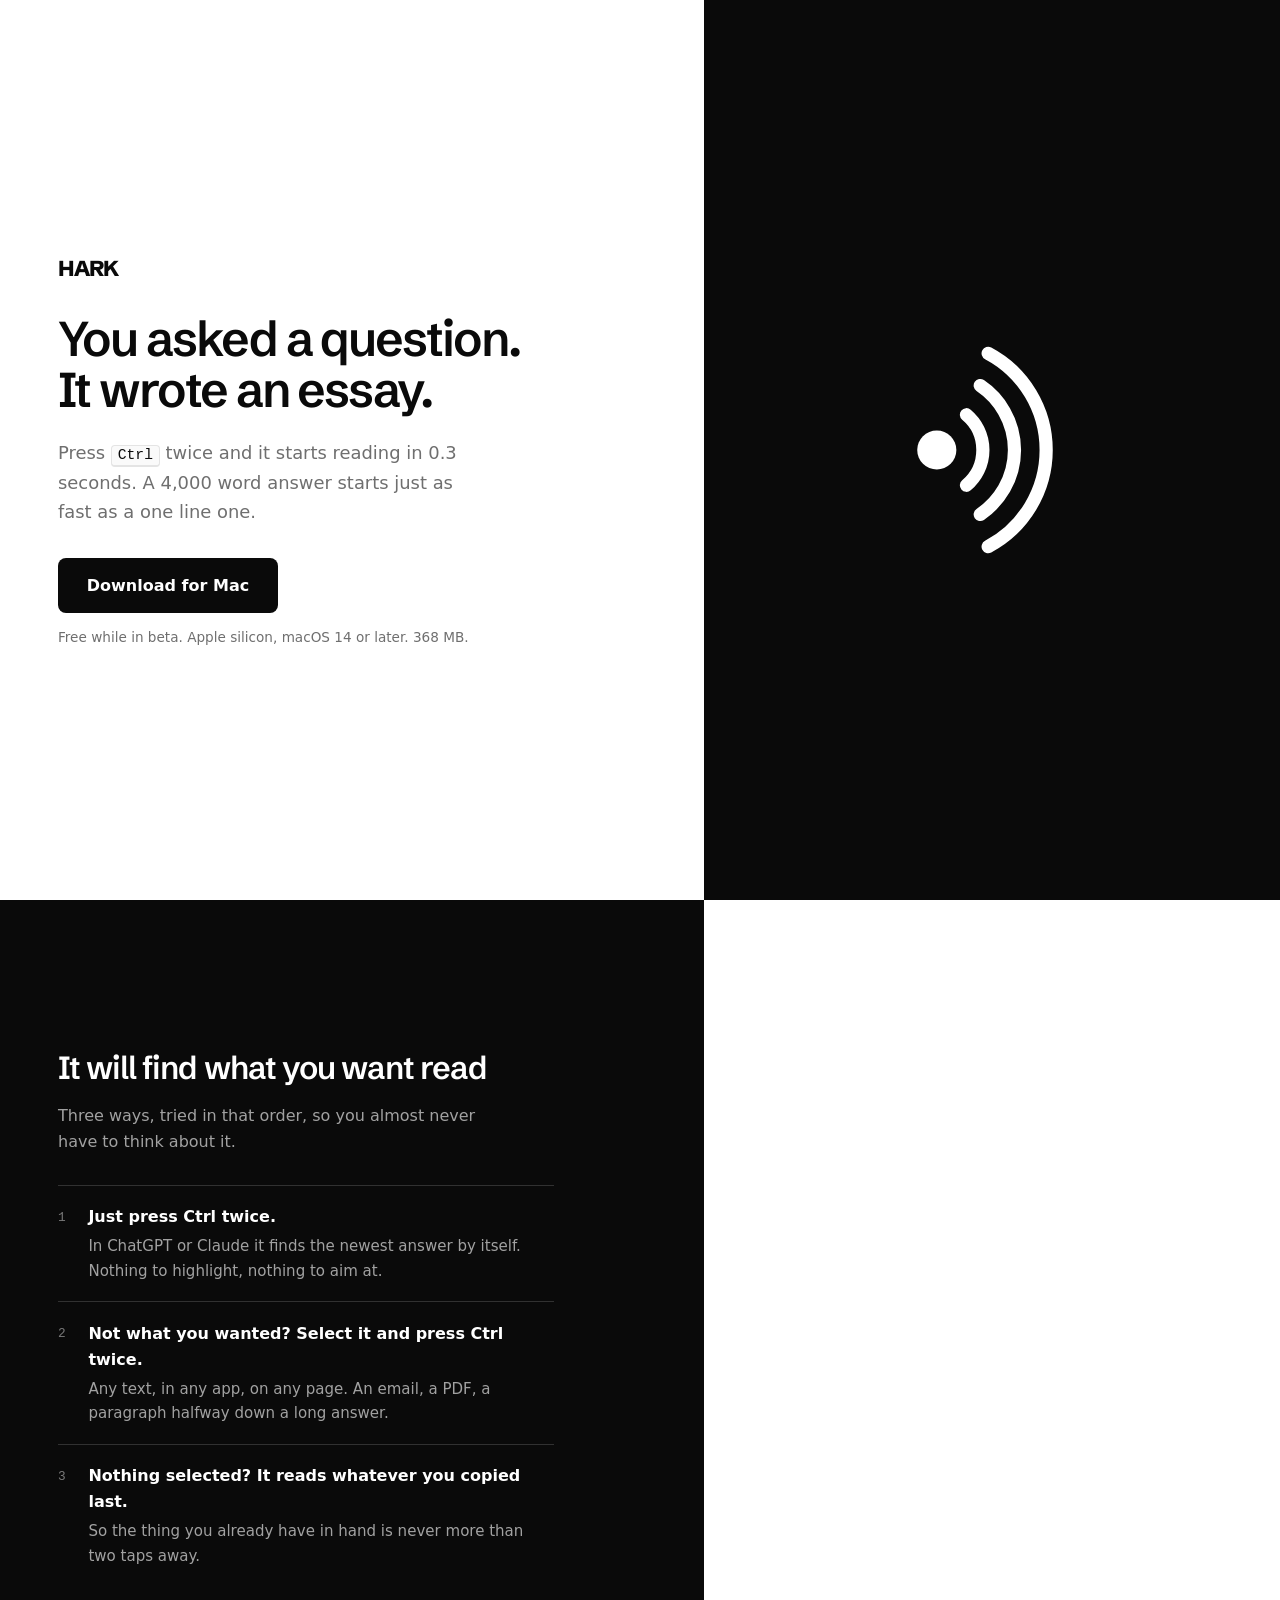
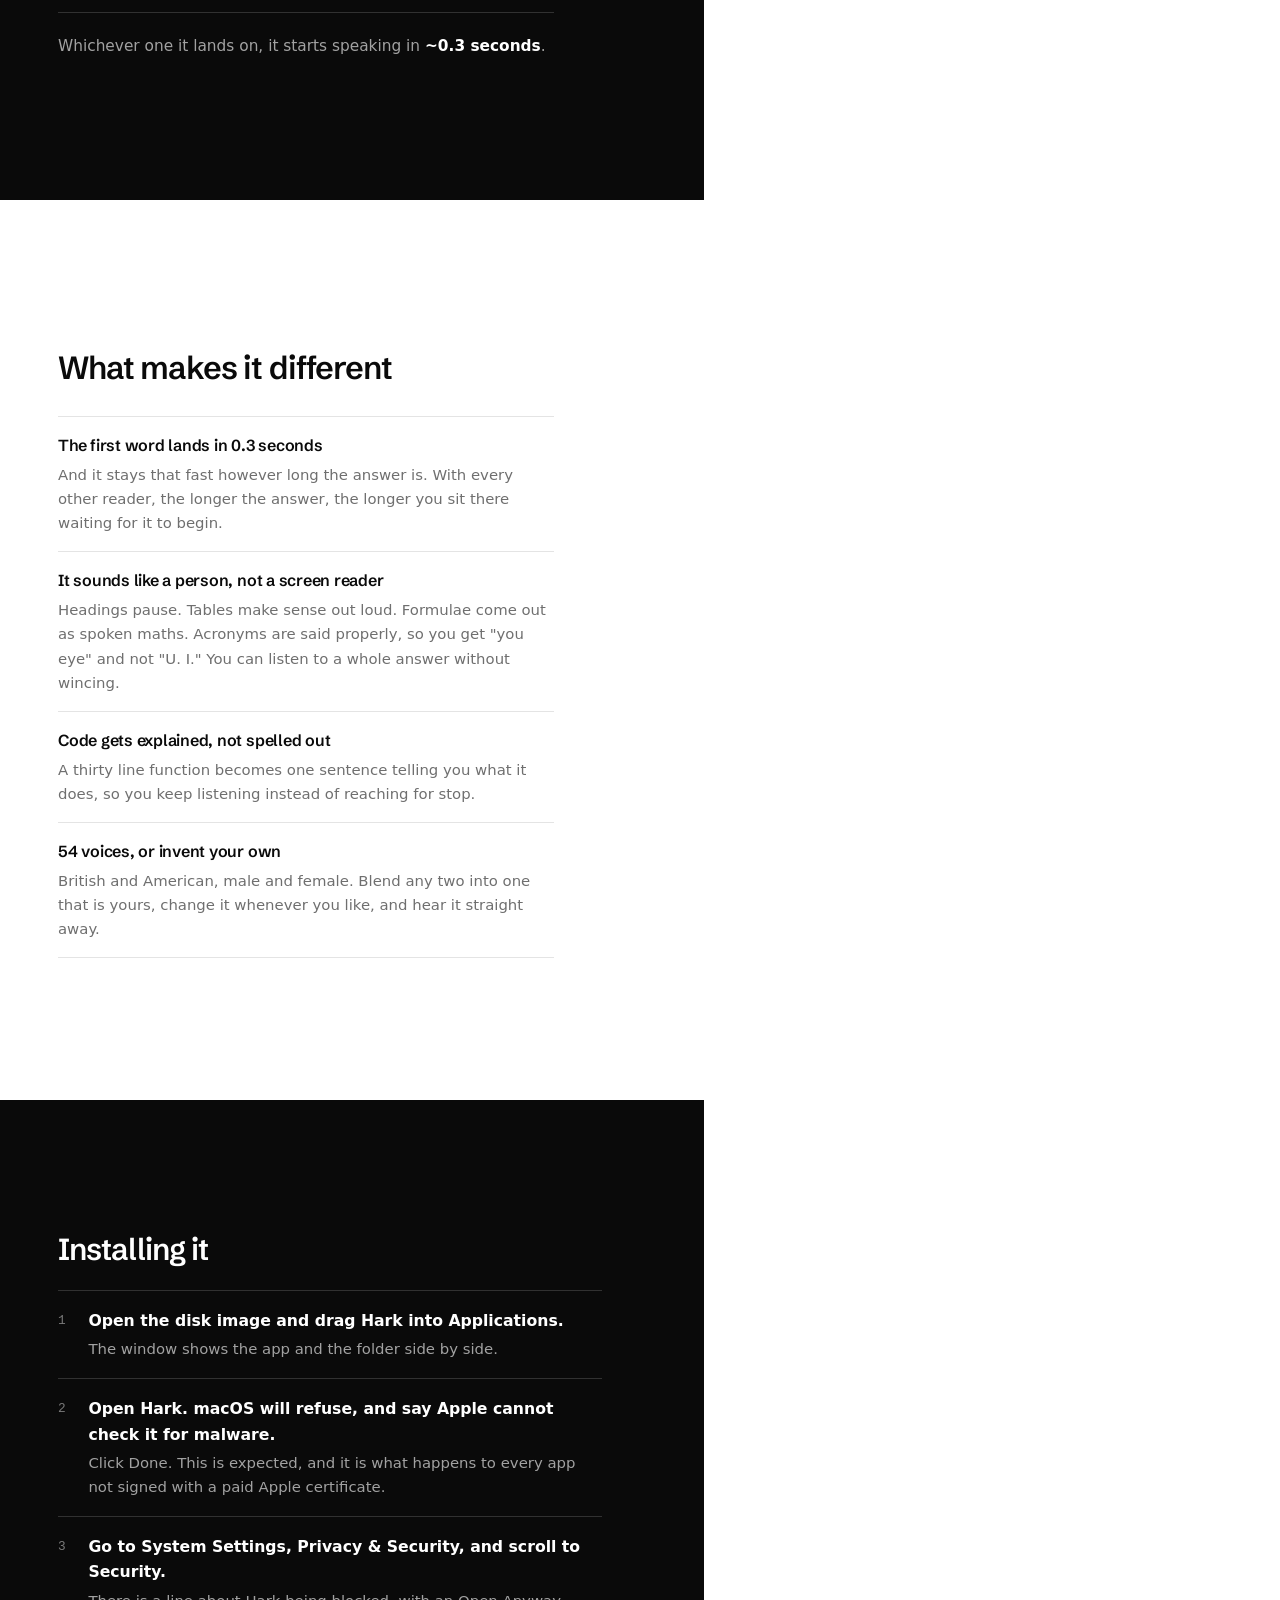
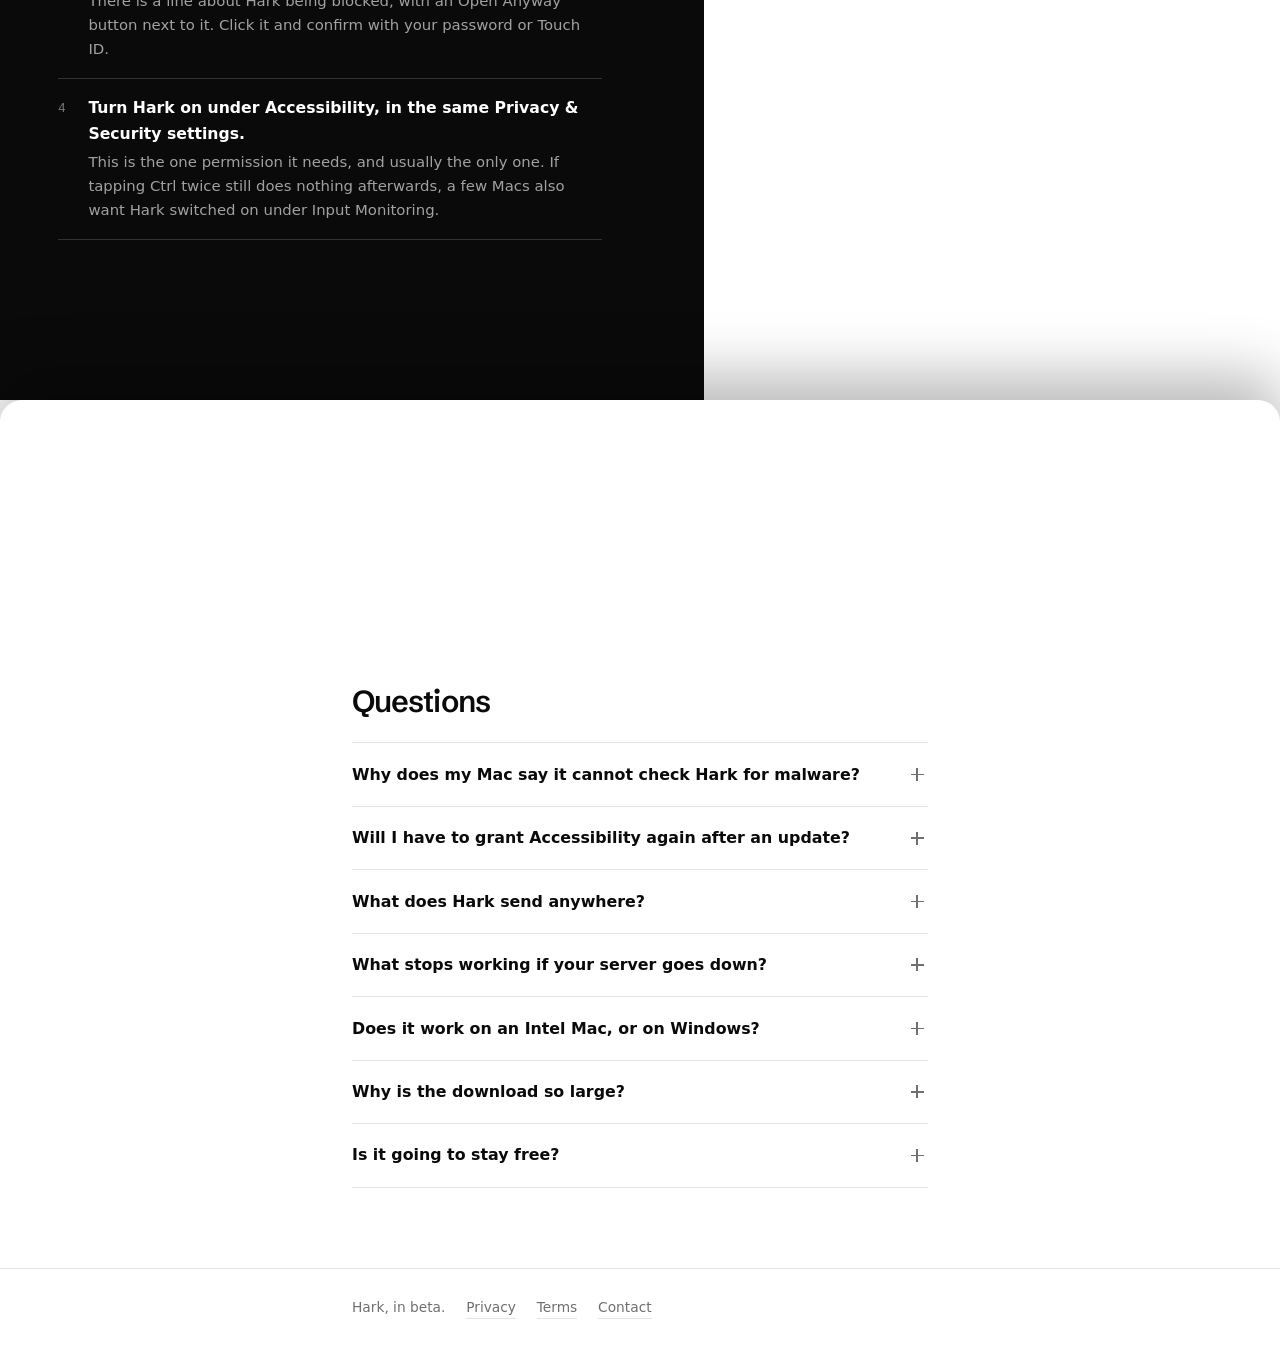
<file: index.html>
<!DOCTYPE html>
<html lang="en">
<head>
<meta charset="utf-8">
<meta name="viewport" content="width=device-width, initial-scale=1">
<title>Hark</title>
<meta name="description" content="Hark reads the newest ChatGPT or Claude answer out loud on your Mac, starting in 0.3 seconds however long the answer is.">
<meta name="robots" content="noindex, nofollow">
<link rel="icon" href="icon-512.png">
<link rel="preconnect" href="https://fonts.googleapis.com">
<link rel="preconnect" href="https://fonts.gstatic.com" crossorigin>
<link href="https://fonts.googleapis.com/css2?family=Schibsted+Grotesk:wght@400;500;600;700;800&display=swap" rel="stylesheet">
<link rel="stylesheet" href="site.css?v=17c39bc2">
</head>
<body>

<!-- ============ the stage ============
     The mark is pinned for this whole run and only the left column moves.
     Each bay keeps its own colouring as it passes, so the page changes
     character without the one fixed thing on it ever moving.
     Below the breakpoint there is no second column to pin against, so it
     all becomes one ordinary stack.
-->
<div class="stage">
  <div class="stage__flow">

    <section class="bay bay--hero">
      <div class="bay__inner">
        <p class="wordmark">HARK</p>

        <h1 class="hook">You asked a question.<br>It wrote an essay.</h1>

        <p class="pitch">
          Press <kbd>Ctrl</kbd> twice and it starts reading in 0.3 seconds.
          A 4,000 word answer starts just as fast as a one line one.
        </p>

        <a class="download" href="#get" id="downloadLink">Download for Mac</a>
        <p class="download__meta">
          Free while in beta. Apple silicon, macOS 14 or later. 368&nbsp;MB.
        </p>
      </div>
    </section>

    <section class="bay bay--dark">
      <div class="bay__inner">
        <h2 class="bay__title">It will find what you want read</h2>
        <p class="bay__lede">Three ways, tried in that order, so you almost never have to think about it.</p>

        <ol class="ways">
          <li>
            <b>Just press Ctrl twice.</b>
            <p>In ChatGPT or Claude it finds the newest answer by itself. Nothing to highlight, nothing to aim at.</p>
          </li>
          <li>
            <b>Not what you wanted? Select it and press Ctrl twice.</b>
            <p>Any text, in any app, on any page. An email, a PDF, a paragraph halfway down a long answer.</p>
          </li>
          <li>
            <b>Nothing selected? It reads whatever you copied last.</b>
            <p>So the thing you already have in hand is never more than two taps away.</p>
          </li>
        </ol>

        <p class="ways__foot">Whichever one it lands on, it starts speaking in <strong>~0.3 seconds</strong>.</p>
      </div>
    </section>

    <section class="bay">
      <div class="bay__inner">
        <h2 class="bay__title">What makes it different</h2>
        <dl class="claims">
          <div class="claim">
            <dt>The first word lands in 0.3 seconds</dt>
            <dd>And it stays that fast however long the answer is. With every other reader, the longer the answer, the longer you sit there waiting for it to begin.</dd>
          </div>
          <div class="claim">
            <dt>It sounds like a person, not a screen reader</dt>
            <dd>Headings pause. Tables make sense out loud. Formulae come out as spoken maths. Acronyms are said properly, so you get "you eye" and not "U. I." You can listen to a whole answer without wincing.</dd>
          </div>
          <div class="claim">
            <dt>Code gets explained, not spelled out</dt>
            <dd>A thirty line function becomes one sentence telling you what it does, so you keep listening instead of reaching for stop.</dd>
          </div>
          <div class="claim">
            <dt>54 voices, or invent your own</dt>
            <dd>British and American, male and female. Blend any two into one that is yours, change it whenever you like, and hear it straight away.</dd>
          </div>
        </dl>
      </div>
    </section>

    <section class="bay bay--dark bay--install" id="get">
      <div class="bay__inner bay__inner--wide">
      <h2 class="heading">Installing it</h2>

      <ol class="steps">
        <li>
          <b>Open the disk image and drag Hark into Applications.</b>
          <p>The window shows the app and the folder side by side.</p>
        </li>
        <li>
          <b>Open Hark. macOS will refuse, and say Apple cannot check it for malware.</b>
          <p>Click Done. This is expected, and it is what happens to every app not signed with a paid Apple certificate.</p>
        </li>
        <li>
          <b>Go to System Settings, Privacy &amp; Security, and scroll to Security.</b>
          <p>There is a line about Hark being blocked, with an Open Anyway button next to it. Click it and confirm with your password or Touch ID.</p>
        </li>
        <li>
          <b>Turn Hark on under Accessibility, in the same Privacy &amp; Security settings.</b>
          <p>This is the one permission it needs, and usually the only one. If tapping Ctrl twice still does nothing afterwards, a few Macs also want Hark switched on under Input Monitoring.</p>
        </li>
      </ol>
      </div>
    </section>
  </div>

  <!-- Pinned for the whole stage. The rings leave the dot when you point
       at it, which is the shape of the thing the app does. -->
  <aside class="stage__pin" aria-hidden="true">
    <div class="mark">
      <svg viewBox="0 0 240 240" fill="none" stroke="#fff" stroke-width="11" stroke-linecap="round">
        <circle class="mark__dot" cx="74" cy="120" r="16.3" fill="#fff" stroke="none"/>
        <path class="mark__ring" style="--i:0" d="M 98.7 90.6 A 38.4 38.4 0 0 1 98.7 149.4"/>
        <path class="mark__ring" style="--i:1" d="M 110.2 66.3 A 64.8 64.8 0 0 1 110.2 173.7"/>
        <path class="mark__ring" style="--i:2" d="M 116.8 39.5 A 91.2 91.2 0 0 1 116.8 200.5"/>
        <path class="mark__ring mark__ring--ghost" style="--i:3" d="M 121.8 12.6 A 117.6 117.6 0 0 1 121.8 227.4"/>
        <path class="mark__ring mark__ring--ghost" style="--i:4" d="M 123.3 -15.3 A 144.0 144.0 0 0 1 123.3 255.3"/>
      </svg>
    </div>
  </aside>
</div>

<main class="after">
<!-- ============ the payoff ============ -->
<section class="grab">
  <div class="wrap">
    <a class="download download--big" href="#" id="downloadLink2">Download Hark for Mac</a>
    <p class="download__meta">Free while in beta. Apple silicon, macOS 14 or later. 368&nbsp;MB.</p>
  </div>
</section>


<!-- ============ faq ============ -->
<section class="faq">
  <div class="wrap">
    <h2 class="heading">Questions</h2>

    <details>
      <summary>Why does my Mac say it cannot check Hark for malware?</summary>
      <p>
        Because we have not paid Apple the 99 dollars a year for a developer
        certificate yet. That fee buys a signature, not a safety check, and
        the warning says only that the signature is missing. We would rather
        put the money into the product during beta and be honest about the
        warning than hide it.
      </p>
    </details>

    <details>
      <summary>Will I have to grant Accessibility again after an update?</summary>
      <p>
        Yes, for now, and we are sorry about it. macOS ties that permission
        to an app's signature, and an unsigned build gets a new one each
        time. This stops the day we buy the certificate above.
      </p>
    </details>

    <details>
      <summary>What does Hark send anywhere?</summary>
      <p>
        The speech happens on your Mac, so nothing you listen to leaves it.
        One thing does go out: when an answer contains a code block, that
        block is sent to our server to get back a one sentence description of
        what it does. You can turn that off in the dashboard, and everything
        else keeps working. We also count how often reads happen, with no
        text attached, to know whether people come back.
      </p>
    </details>

    <details>
      <summary>What stops working if your server goes down?</summary>
      <p>
        Code descriptions, and nothing else. Everything else keeps working
        exactly as it does now, including offline. A code block gets
        announced rather than described, and the read never pauses waiting
        for it.
      </p>
    </details>

    <details>
      <summary>Does it work on an Intel Mac, or on Windows?</summary>
      <p>
        Not yet. This build needs an Apple silicon Mac on macOS 14 or
        later. Windows is a real plan and
        most of the work carries over, though the part that finds the newest
        answer has to be rewritten against a different system interface, so
        it is weeks away rather than days.
      </p>
    </details>

    <details>
      <summary>Why is the download so large?</summary>
      <p>
        The voice model is 310 MB of it. It is the price of the voice running
        on your machine instead of in someone's cloud, and of it working on a
        plane. We are looking at a smaller version of the model.
      </p>
    </details>

    <details>
      <summary>Is it going to stay free?</summary>
      <p>
        The beta is free and has no account. A paid version is coming, and
        when it does we will say clearly what changes before anything does.
      </p>
    </details>
  </div>
</section>
</main>

<footer class="foot">
  <div class="wrap foot__inner">
    <span>Hark, in beta.</span>
    <a href="privacy.html">Privacy</a>
    <a href="terms.html">Terms</a>
    <a href="mailto:hello@example.com" id="contactLink">Contact</a>
  </div>
</footer>

<script src="site.js?v=f5894df0"></script>
</body>
</html>
</file>
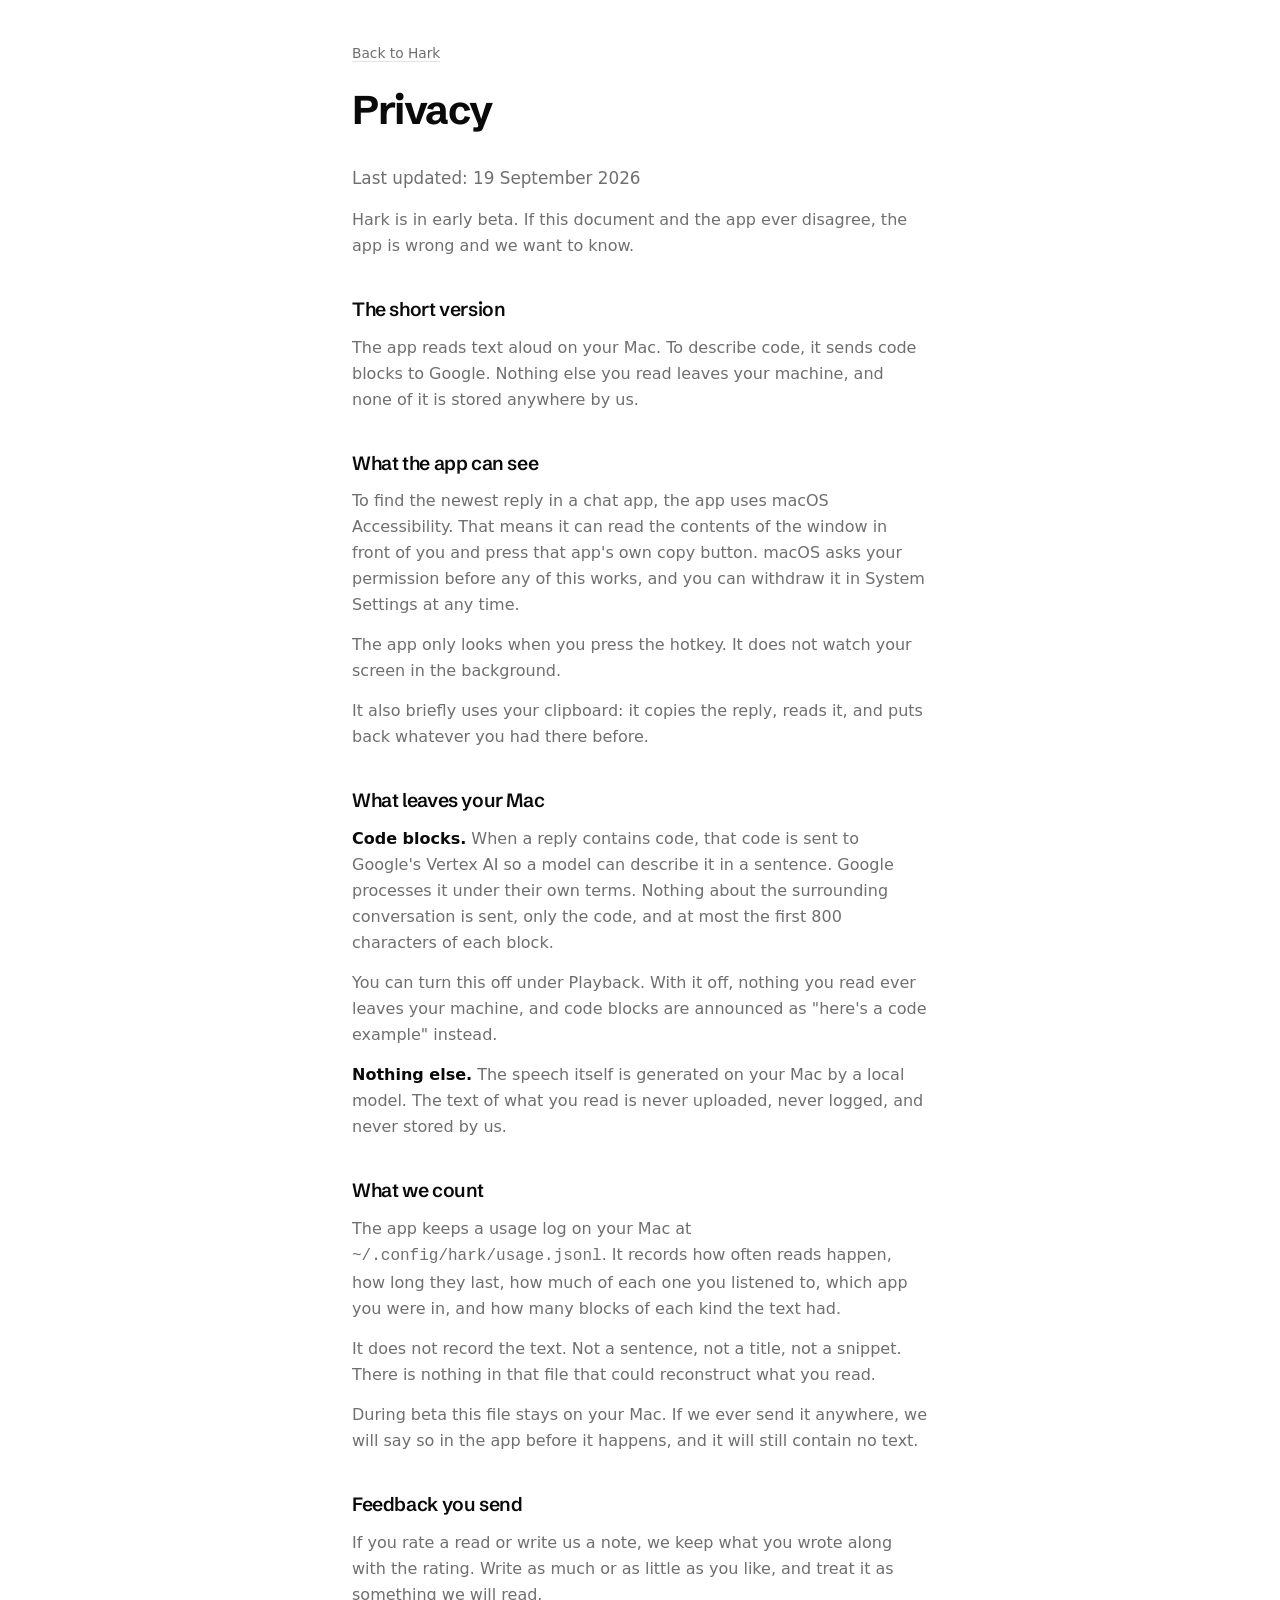
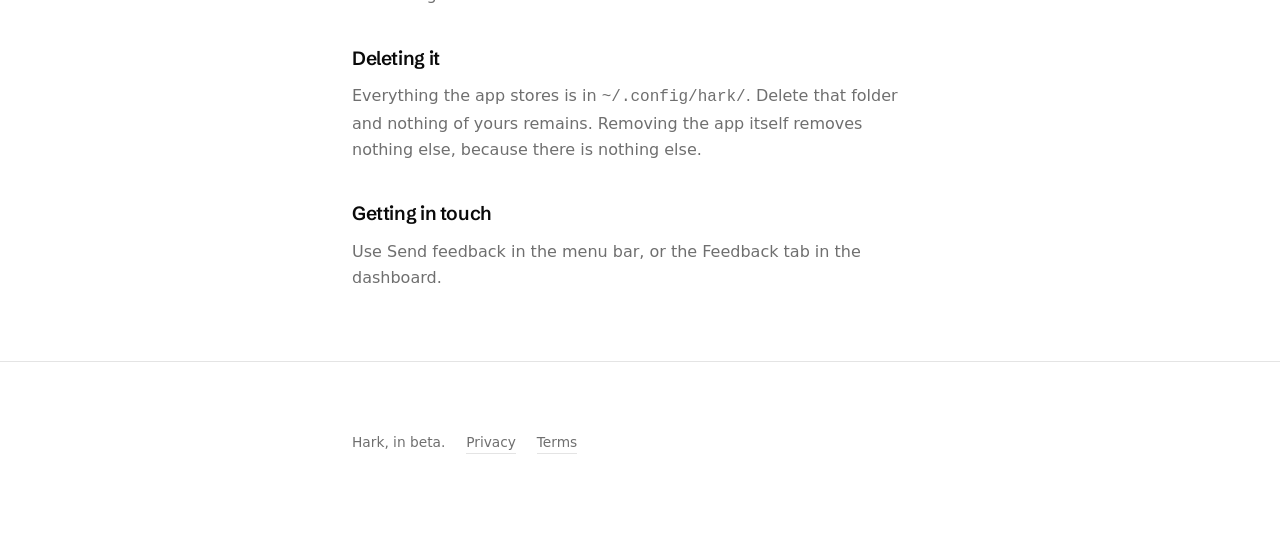
<file: privacy.html>
<!DOCTYPE html>
<html lang="en">
<head>
<meta charset="utf-8">
<meta name="viewport" content="width=device-width, initial-scale=1">
<title>Privacy | Hark</title>
<meta name="robots" content="noindex, nofollow">
<link rel="icon" href="icon-512.png">
<link rel="preconnect" href="https://fonts.googleapis.com">
<link rel="preconnect" href="https://fonts.gstatic.com" crossorigin>
<link href="https://fonts.googleapis.com/css2?family=Schibsted+Grotesk:wght@400;500;600;700;800&display=swap" rel="stylesheet">
<link rel="stylesheet" href="site.css?v=17c39bc2">
</head>
<body class="doc">
<div class="wrap">
  <p class="doc__back"><a href="index.html">Back to Hark</a></p>
  <h1>Privacy</h1>
  <p>Last updated: 19 September 2026</p>
  <p>Hark is in early beta. If this document and the app ever disagree, the app is wrong and we want to know.</p>
  <h2>The short version</h2>
  <p>The app reads text aloud on your Mac. To describe code, it sends code blocks to Google. Nothing else you read leaves your machine, and none of it is stored anywhere by us.</p>
  <h2>What the app can see</h2>
  <p>To find the newest reply in a chat app, the app uses macOS Accessibility. That means it can read the contents of the window in front of you and press that app&#x27;s own copy button. macOS asks your permission before any of this works, and you can withdraw it in System Settings at any time.</p>
  <p>The app only looks when you press the hotkey. It does not watch your screen in the background.</p>
  <p>It also briefly uses your clipboard: it copies the reply, reads it, and puts back whatever you had there before.</p>
  <h2>What leaves your Mac</h2>
  <p><strong>Code blocks.</strong> When a reply contains code, that code is sent to Google&#x27;s Vertex AI so a model can describe it in a sentence. Google processes it under their own terms. Nothing about the surrounding conversation is sent, only the code, and at most the first 800 characters of each block.</p>
  <p>You can turn this off under Playback. With it off, nothing you read ever leaves your machine, and code blocks are announced as &quot;here&#x27;s a code example&quot; instead.</p>
  <p><strong>Nothing else.</strong> The speech itself is generated on your Mac by a local model. The text of what you read is never uploaded, never logged, and never stored by us.</p>
  <h2>What we count</h2>
  <p>The app keeps a usage log on your Mac at <code>~/.config/hark/usage.jsonl</code>. It records how often reads happen, how long they last, how much of each one you listened to, which app you were in, and how many blocks of each kind the text had.</p>
  <p>It does not record the text. Not a sentence, not a title, not a snippet. There is nothing in that file that could reconstruct what you read.</p>
  <p>During beta this file stays on your Mac. If we ever send it anywhere, we will say so in the app before it happens, and it will still contain no text.</p>
  <h2>Feedback you send</h2>
  <p>If you rate a read or write us a note, we keep what you wrote along with the rating. Write as much or as little as you like, and treat it as something we will read.</p>
  <h2>Deleting it</h2>
  <p>Everything the app stores is in <code>~/.config/hark/</code>. Delete that folder and nothing of yours remains. Removing the app itself removes nothing else, because there is nothing else.</p>
  <h2>Getting in touch</h2>
  <p>Use Send feedback in the menu bar, or the Feedback tab in the dashboard.</p>
</div>
<footer class="foot">
  <div class="wrap foot__inner">
    <span>Hark, in beta.</span>
    <a href="privacy.html">Privacy</a>
    <a href="terms.html">Terms</a>
  </div>
</footer>
</body>
</html>
</file>
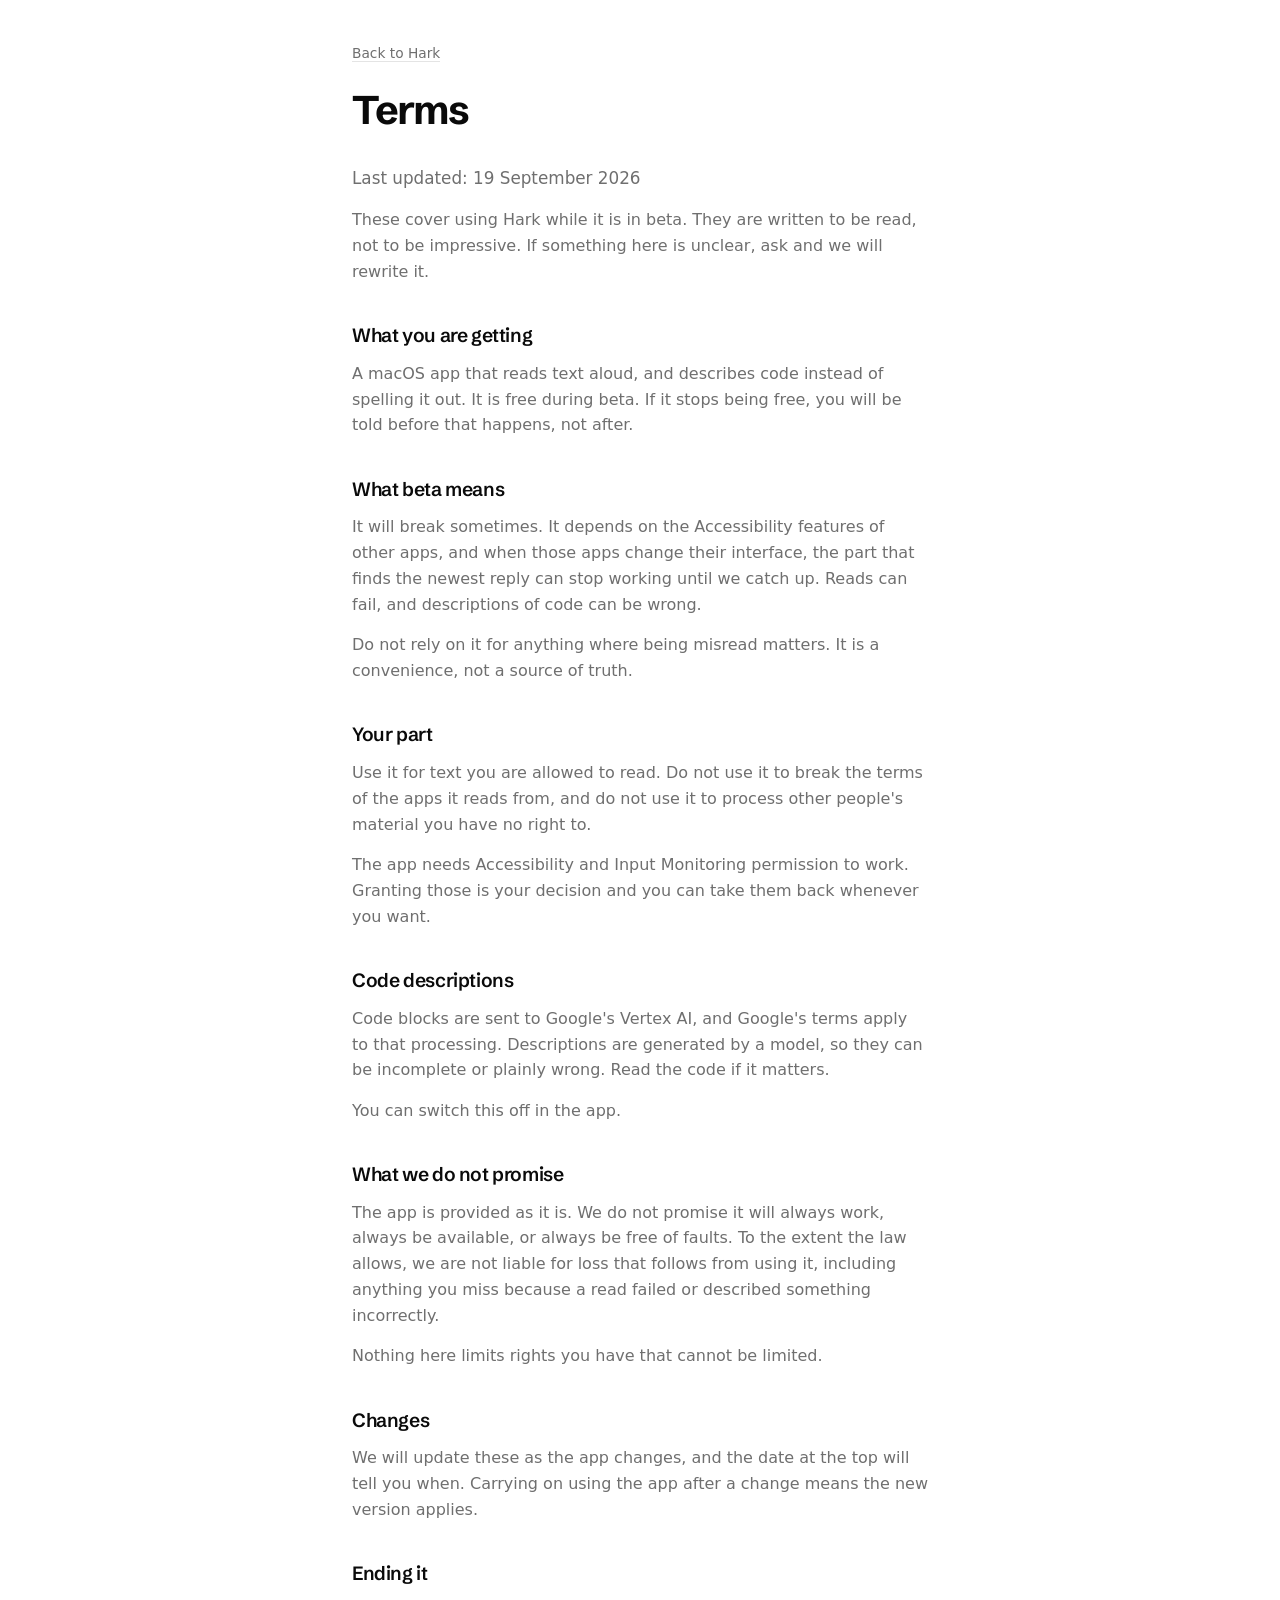
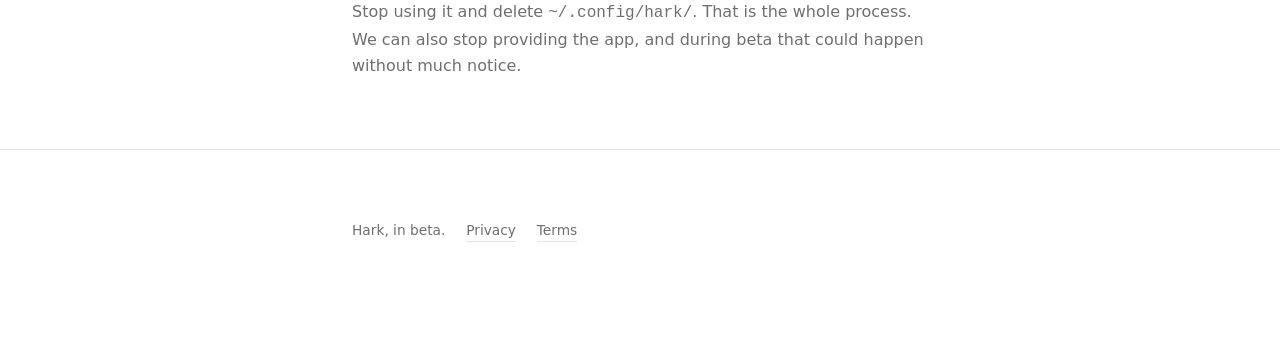
<file: terms.html>
<!DOCTYPE html>
<html lang="en">
<head>
<meta charset="utf-8">
<meta name="viewport" content="width=device-width, initial-scale=1">
<title>Terms | Hark</title>
<meta name="robots" content="noindex, nofollow">
<link rel="icon" href="icon-512.png">
<link rel="preconnect" href="https://fonts.googleapis.com">
<link rel="preconnect" href="https://fonts.gstatic.com" crossorigin>
<link href="https://fonts.googleapis.com/css2?family=Schibsted+Grotesk:wght@400;500;600;700;800&display=swap" rel="stylesheet">
<link rel="stylesheet" href="site.css?v=17c39bc2">
</head>
<body class="doc">
<div class="wrap">
  <p class="doc__back"><a href="index.html">Back to Hark</a></p>
  <h1>Terms</h1>
  <p>Last updated: 19 September 2026</p>
  <p>These cover using Hark while it is in beta. They are written to be read, not to be impressive. If something here is unclear, ask and we will rewrite it.</p>
  <h2>What you are getting</h2>
  <p>A macOS app that reads text aloud, and describes code instead of spelling it out. It is free during beta. If it stops being free, you will be told before that happens, not after.</p>
  <h2>What beta means</h2>
  <p>It will break sometimes. It depends on the Accessibility features of other apps, and when those apps change their interface, the part that finds the newest reply can stop working until we catch up. Reads can fail, and descriptions of code can be wrong.</p>
  <p>Do not rely on it for anything where being misread matters. It is a convenience, not a source of truth.</p>
  <h2>Your part</h2>
  <p>Use it for text you are allowed to read. Do not use it to break the terms of the apps it reads from, and do not use it to process other people&#x27;s material you have no right to.</p>
  <p>The app needs Accessibility and Input Monitoring permission to work. Granting those is your decision and you can take them back whenever you want.</p>
  <h2>Code descriptions</h2>
  <p>Code blocks are sent to Google&#x27;s Vertex AI, and Google&#x27;s terms apply to that processing. Descriptions are generated by a model, so they can be incomplete or plainly wrong. Read the code if it matters.</p>
  <p>You can switch this off in the app.</p>
  <h2>What we do not promise</h2>
  <p>The app is provided as it is. We do not promise it will always work, always be available, or always be free of faults. To the extent the law allows, we are not liable for loss that follows from using it, including anything you miss because a read failed or described something incorrectly.</p>
  <p>Nothing here limits rights you have that cannot be limited.</p>
  <h2>Changes</h2>
  <p>We will update these as the app changes, and the date at the top will tell you when. Carrying on using the app after a change means the new version applies.</p>
  <h2>Ending it</h2>
  <p>Stop using it and delete <code>~/.config/hark/</code>. That is the whole process. We can also stop providing the app, and during beta that could happen without much notice.</p>
</div>
<footer class="foot">
  <div class="wrap foot__inner">
    <span>Hark, in beta.</span>
    <a href="privacy.html">Privacy</a>
    <a href="terms.html">Terms</a>
  </div>
</footer>
</body>
</html>
</file>
<file: site.css>
/* Hark landing page.
 *
 * Two values and no third. The palette is the dashboard's palette on
 * purpose: someone who sees this page and then opens the app should not
 * feel handed to a second product.
 *
 * The hero is split rather than stacked because the mark needs a black
 * field to sit on and the download needs to be on screen without
 * scrolling. The text side takes the larger share, since a 50/50 split
 * starves a headline and its paragraph. Below 820px there is no room for
 * a split and no cursor to hover with, so it stacks and the mark holds
 * still.
 */

:root {
  --ink: #0a0a0a;
  --paper: #ffffff;
  --ash: #6f6f6f;
  --line: #e4e4e4;
  --wash: #fafafa;

  --display: "Schibsted Grotesk", -apple-system, BlinkMacSystemFont, sans-serif;
  --text: -apple-system, BlinkMacSystemFont, "SF Pro Text", system-ui, sans-serif;
  --mono: ui-monospace, "SF Mono", Menlo, monospace;

  --gutter: 1.5rem;
  --measure: 36rem;
}

* { box-sizing: border-box; margin: 0; padding: 0; }

html {
  -webkit-text-size-adjust: 100%;
  scroll-behavior: smooth;

  /* Each bay clicks into place rather than being left wherever the
     scroll happened to stop. Without it there is a whole screen of
     travel where the mark is halfway off and nothing has arrived yet,
     and it is possible to sit in the middle of that.
     Proximity, not mandatory: mandatory refuses to let anyone rest
     between two points, which fights the reader on a long section and
     breaks find-in-page. */
  scroll-snap-type: y proximity;
}

body {
  background: var(--paper);
  color: var(--ink);
  font-family: var(--text);
  font-size: 16px;
  line-height: 1.62;
  -webkit-font-smoothing: antialiased;
  overflow-x: hidden;
}

a { color: inherit; }
:focus-visible { outline: 2px solid currentColor; outline-offset: 3px; border-radius: 2px; }

.wrap {
  max-width: calc(var(--measure) + var(--gutter) * 2);
  margin: 0 auto;
  padding: 0 var(--gutter);
}

.heading {
  font-family: var(--display);
  font-weight: 600;
  font-size: clamp(1.5rem, 4vw, 1.9rem);
  letter-spacing: -0.03em;
  margin-bottom: 1rem;
}

/* ============ the stage ============ */

/* One grid, two jobs. The left column is ordinary flow and carries the
   argument. The right column holds the mark and is pinned, so it is the
   one thing on the page that never moves while everything passes it.
   Both are inside one grid so the pinned side is bounded by the flowing
   side: it releases exactly when the argument runs out. */
.stage {
  display: grid;
  grid-template-columns: 55fr 45fr;
  position: relative;
}

/* Room at the end for the card to travel across, and exactly one screen
   of it.
   
   The mark is stuck to the top of the stage, so it comes unstuck when
   the stage has only its own height left to give: at (content + room -
   100svh). The card finishes covering the screen at (content). Reserve
   less than a screen and the first of those happens before the second,
   which is a stretch where the mark drifts upward while still partly
   showing above the card's edge. At exactly one screen the two moments
   are the same instant, so the mark is still until the moment it is
   hidden, and never both.

   The mark is also the only thing safe to pin here: it is a fraction of
   its own panel and can never be taller than the screen, where two bays
   out of four are. */
.stage__flow { padding-bottom: 100svh; }

.stage__pin {
  position: sticky;
  top: 0;
  align-self: start;
  height: 100svh;
  background: var(--ink);
  display: grid;
  place-items: center;
  padding: 3rem;
}

/* A bay is one screen of the argument. Full height so each lands on its
   own rather than arriving in halves, which is what made the old page
   feel arbitrarily cut up. min-height, not height, so a bay that needs
   more room takes it instead of clipping. */
.bay {
  min-height: 100svh;
  display: flex;
  align-items: center;
  padding: 5rem clamp(1.5rem, 4.5vw, 3.75rem);
  background: var(--paper);
  scroll-snap-align: start;
  /* Never snap past a bay that is taller than the screen. */
  scroll-snap-stop: normal;
}

.bay__inner { max-width: 31rem; width: 100%; }

/* Five numbered steps need more room than a paragraph does. */
.bay__inner--wide { max-width: 34rem; }

/* The steps run past one screen at most widths, and that is allowed. It
   is the one bay somebody reads slowly with a hand on the trackpad, so
   it takes the height it needs rather than being squeezed. */
.bay--install {
  min-height: 100svh;
  /* Never a snap target. It is taller than the screen at most sizes, and
     snapping to the start of something you cannot see the end of drags
     the reader back up every time they try to leave it. */
  scroll-snap-align: none;
}

/* The dark bay meets the pinned panel with no seam, and the page becomes
   one black field with the mark floating in it. That is the intent, not
   an accident: it is the only moment the split disappears. */
.bay--dark {
  background: var(--ink);
  color: var(--paper);
}

.bay__title {
  font-family: var(--display);
  font-weight: 600;
  font-size: clamp(1.5rem, 3.2vw, 2rem);
  letter-spacing: -0.03em;
  text-wrap: balance;
}

.bay__lede {
  margin-top: 0.55rem;
  color: var(--ash);
  max-width: 27rem;
}

/* --ash is tuned for black on white and goes muddy the other way round. */
.bay--dark .bay__lede { color: rgba(255, 255, 255, 0.62); }

/* ---- the hero bay ---- */

/* Demoted to a mark above the headline. The name is not the argument for
   installing this, and it was taking the size the argument needs. */
.wordmark {
  font-family: var(--display);
  font-weight: 800;
  font-size: 1.35rem;
  letter-spacing: -0.04em;
  margin-bottom: 1.6rem;
}

.hook {
  font-family: var(--display);
  font-weight: 600;
  font-size: clamp(2.2rem, 4.2vw, 3.05rem);
  line-height: 1.06;
  letter-spacing: -0.042em;
  /* No balancing. The break between the two sentences is set by hand and
     balance treats it as one more place it may even the lines out, which
     splits the first sentence in the middle. */
  text-wrap: pretty;
}

.pitch {
  margin-top: 1.4rem;
  font-size: clamp(1rem, 1.9vw, 1.12rem);
  color: var(--ash);
  max-width: 26rem;
}

.pitch kbd {
  font-family: var(--mono);
  font-size: 0.82em;
  color: var(--ink);
  background: var(--wash);
  border: 1px solid var(--line);
  border-bottom-width: 2px;
  border-radius: 4px;
  padding: 0.1em 0.4em;
}

.download {
  display: inline-block;
  margin-top: 2rem;
  background: var(--ink);
  color: var(--paper);
  text-decoration: none;
  font-weight: 600;
  font-size: 1rem;
  padding: 0.9rem 1.8rem;
  border-radius: 8px;
  transition: transform 0.14s ease, opacity 0.14s ease;
}
.download:hover { opacity: 0.85; transform: translateY(-1px); }

.download__meta {
  margin-top: 0.8rem;
  font-size: 0.85rem;
  color: var(--ash);
}

/* ---- the mark ---- */

.mark {
  width: min(22rem, 60%);
  aspect-ratio: 1;
  display: grid;
  place-items: center;
}

.mark svg { width: 100%; height: 100%; overflow: visible; }

.mark__ring,
.mark__dot {
  /* Everything turns about the source of the sound, not the box. */
  transform-origin: 30.8% 50%;
  transform-box: view-box;
}

.mark__ring--ghost { opacity: 0; }

/* The wave: each ring swells and fades a beat after the one inside it, so
   the crest travels outward, and the two ghost rings carry it off the
   edge. */
@keyframes crest {
  0%   { transform: scale(0.93); opacity: 0.30; }
  38%  { transform: scale(1.03); opacity: 1; }
  100% { transform: scale(1.12); opacity: 0; }
}

@keyframes source {
  0%, 100% { transform: scale(1); }
  40%      { transform: scale(0.82); }
}

/* Once when the page settles, so the mark is seen to move by someone who
   never points at it, and then for as long as the pointer stays on it. */
.mark.is-awake .mark__ring {
  animation: crest 1.5s cubic-bezier(0.3, 0, 0.2, 1) 2;
  animation-delay: calc(var(--i) * 0.17s);
}

.mark.is-awake .mark__dot {
  animation: source 1.5s cubic-bezier(0.3, 0, 0.2, 1) 2;
}

@media (hover: hover) and (pointer: fine) {
  .mark:hover .mark__ring {
    animation: crest 1.5s cubic-bezier(0.3, 0, 0.2, 1) infinite;
    animation-delay: calc(var(--i) * 0.17s);
  }

  .mark:hover .mark__dot {
    animation: source 1.5s cubic-bezier(0.3, 0, 0.2, 1) infinite;
  }
}

/* ============ the three ways ============ */

/* The list now sits inside a dark bay, so the bay carries the colour and
   this carries only the structure. */
.ways { list-style: none; counter-reset: way; margin-top: 1.9rem; }

.ways li {
  counter-increment: way;
  display: grid;
  grid-template-columns: 1.9rem 1fr;
  padding: 1.15rem 0;
  border-top: 1px solid rgba(255, 255, 255, 0.16);
}

.ways li::before {
  content: counter(way);
  font-family: var(--mono);
  font-size: 0.8rem;
  color: rgba(255, 255, 255, 0.45);
  padding-top: 0.22rem;
}

/* Both belong beside the number. Left to flow, the number takes the first
   cell and the paragraph drops into the second row of a 1.9rem column,
   one character wide. */
.ways b { grid-column: 2; font-weight: 600; font-size: 1rem; }

.ways p {
  grid-column: 2;
  margin-top: 0.26rem;
  color: rgba(255, 255, 255, 0.62);
  font-size: 0.94rem;
}

.ways__foot {
  margin-top: 1.6rem;
  padding-top: 1.3rem;
  border-top: 1px solid rgba(255, 255, 255, 0.16);
  color: rgba(255, 255, 255, 0.62);
  font-size: 0.96rem;
}

.ways__foot strong { color: var(--paper); font-weight: 600; }

/* ============ claims ============ */

.claims { margin-top: 1.4rem; }

.claim {
  padding: 1rem 0;
  border-top: 1px solid var(--line);
}
.claim:last-child { border-bottom: 1px solid var(--line); }

.claim dt {
  font-family: var(--display);
  font-weight: 600;
  font-size: 1rem;
  letter-spacing: -0.015em;
  margin-bottom: 0.25rem;
}

.claim dd { color: var(--ash); font-size: 0.93rem; }

/* ============ installing ============ */

/* The install steps, now inside a bay rather than a full width band. */
.get__note { color: var(--ash); margin-bottom: 1.6rem; }

.steps { list-style: none; counter-reset: step; margin-bottom: 2.2rem; }

.steps li {
  counter-increment: step;
  display: grid;
  grid-template-columns: 1.9rem 1fr;
  padding: 1.05rem 0;
  border-top: 1px solid var(--line);
}
.steps li:last-child { border-bottom: 1px solid var(--line); }

/* On the dark bay the whole scale flips: hairlines, numbers and the
   explanatory line under each step. */
.bay--dark .steps li,
.bay--dark .steps li:last-child { border-color: rgba(255, 255, 255, 0.16); }
.bay--dark .steps li::before { color: rgba(255, 255, 255, 0.45); }
.bay--dark .steps p { color: rgba(255, 255, 255, 0.62); }

.steps li::before {
  content: counter(step);
  font-family: var(--mono);
  font-size: 0.8rem;
  color: var(--ash);
  padding-top: 0.2rem;
}

/* Both belong beside the number, not under it. Left to flow, the number
   takes the first cell and the paragraph drops into the second row of a
   1.9rem column, one character wide. */
.steps b { grid-column: 2; font-weight: 600; font-size: 0.98rem; }
.steps p { grid-column: 2; margin-top: 0.25rem; color: var(--ash); font-size: 0.93rem; }

.get .download { margin-top: 0; }

/* ============ the card ============ */

/* The card. It is pulled up across the room left at the end of the stage
   and drawn in front of it, so scrolling slides it over a mark that does
   not move. Nothing under it is pinned except that mark. */
.after {
  position: relative;
  z-index: 2;
  margin-top: -100svh;
  background: var(--paper);
  border-radius: 22px 22px 0 0;
  box-shadow: 0 -24px 60px rgba(0, 0, 0, 0.28);
}

/* ============ the payoff ============ */

/* The argument ends and the thing it was arguing for arrives, centred and
   alone. Earlier versions tried to disguise the end of the stage with a
   card sliding over it; a call to action is the honest answer, because
   something genuinely does happen here. */
.grab {
  padding: clamp(4rem, 9vw, 6.5rem) 0 clamp(3rem, 7vw, 4.5rem);
  text-align: center;
}

.download--big {
  margin-top: 0;
  font-size: 1.08rem;
  padding: 1.1rem 2.6rem;
  border-radius: 10px;
}

.grab .download__meta { margin-top: 1rem; }

/* ============ faq ============ */

.faq { padding: 0 0 clamp(3.5rem, 8vw, 5rem); }

.faq details { border-top: 1px solid var(--line); }
.faq details:last-of-type { border-bottom: 1px solid var(--line); }

.faq summary {
  list-style: none;
  cursor: pointer;
  padding: 1.15rem 2rem 1.15rem 0;
  font-weight: 550;
  font-size: 0.99rem;
  position: relative;
}
.faq summary::-webkit-details-marker { display: none; }

/* A plus that becomes a minus. Drawn rather than typed so it lines up. */
.faq summary::after,
.faq summary::before {
  content: "";
  position: absolute;
  right: 0.25rem;
  top: 50%;
  background: var(--ash);
  transition: transform 0.2s ease;
}
.faq summary::before { width: 13px; height: 1.5px; margin-top: -0.75px; }
.faq summary::after  { width: 1.5px; height: 13px; margin-top: -6.5px; right: 0.63rem; }
.faq details[open] summary::after { transform: scaleY(0); }

.faq details p {
  color: var(--ash);
  font-size: 0.95rem;
  padding: 0 2rem 1.4rem 0;
  margin-top: -0.2rem;
}

/* ============ foot ============ */

.foot {
  position: relative;
  z-index: 2;
  background: var(--paper);
  border-top: 1px solid var(--line);
  padding: 1.7rem 0 2.6rem;
}

.foot__inner {
  display: flex;
  gap: 1.3rem;
  flex-wrap: wrap;
  font-size: 0.86rem;
  color: var(--ash);
}

.foot a { text-decoration: none; border-bottom: 1px solid var(--line); }
.foot a:hover { border-bottom-color: currentColor; }

/* ============ small screens ============ */

@media (max-width: 820px) {
  .download--big { width: 100%; }

  /* Snapping is for full screen bays. Here they are short, stacked and
     of uneven height, and snapping between them would drag the page
     around under the thumb. */
  html { scroll-snap-type: none; }
  .bay, .after { scroll-snap-align: none; }

  /* Nothing is pinned here, so there is no room to reserve and nothing
     for the card to cover. */
  /* One column, so there is no second column to pin against. The stage
     becomes an ordinary stack and the mark goes to the top, where it is
     the first thing seen rather than something scrolled past. */
  /* No second column to pin against, so there is nothing to ride over
     and no room to reserve. */
  .stage__flow { padding-bottom: 0; }
  .after {
    margin-top: 0;
    border-radius: 0;
    box-shadow: none;
    border-top: 1px solid var(--line);
  }

  .stage { display: flex; flex-direction: column; }

  .stage__pin {
    position: static;
    order: -1;
    height: auto;
    padding: 3rem 1.5rem;
    /* align-self: start is a cross axis rule. In the grid above it holds
       the panel to the top; in this column flex it is the horizontal
       axis, and it shrank the black panel to the width of the mark. */
    align-self: stretch;
  }

  .mark { width: min(13rem, 45vw); }
  .mark__ring--ghost { display: none; }

  /* Full screen bays are right when a bay is half the width of the page.
     Stacked, they become screens of mostly nothing. */
  .bay {
    min-height: 0;
    padding: 2.8rem var(--gutter) 3.2rem;
  }

  .bay__inner { max-width: none; }
  .bay__lede { max-width: none; }

  .wordmark { font-size: 1.2rem; margin-bottom: 1.2rem; }
  .hook { font-size: clamp(2.1rem, 9vw, 2.9rem); }
  .pitch { max-width: none; }
  .download { width: 100%; text-align: center; }
}

@media (prefers-reduced-motion: reduce) {
  html { scroll-behavior: auto; }
  .mark .mark__ring,
  .mark .mark__dot { animation: none !important; }
  * { transition-duration: 0.01ms !important; }
}

/* ============ privacy and terms ============ */

.doc .wrap { padding-top: 2.6rem; padding-bottom: 3.5rem; }

.doc__back { margin-bottom: 2.2rem; font-size: 0.86rem; color: var(--ash); }
.doc__back a { text-decoration: none; border-bottom: 1px solid var(--line); }
.doc__back a:hover { border-bottom-color: currentColor; }

.doc h1 {
  font-family: var(--display);
  font-weight: 700;
  font-size: clamp(1.9rem, 5vw, 2.5rem);
  letter-spacing: -0.035em;
  margin-bottom: 1.4rem;
}

.doc h2 {
  font-family: var(--display);
  font-weight: 600;
  font-size: 1.2rem;
  letter-spacing: -0.02em;
  margin: 2.2rem 0 0.6rem;
}

.doc h3 { font-weight: 600; font-size: 1rem; margin: 1.5rem 0 0.4rem; }

.doc p { margin-bottom: 0.9rem; color: var(--ash); }
.doc h1 + p { font-size: 1.05rem; }

.doc ul { margin: 0 0 1.1rem 1.1rem; color: var(--ash); }
.doc li { margin-bottom: 0.35rem; }

.doc strong { color: var(--ink); font-weight: 600; }

/* ============ depth on scroll ============ */

/* The stacking feel without stacking anything.
 *
 * Pinning each bay so the next slides over it is the usual way to do
 * this, and it cannot be done here: the tallest bay needs about 880px of
 * content and a 13 inch laptop gives about 820px of viewport, so pinning
 * would hide the bottom of two bays out of four. That is the fault that
 * made the install steps unreachable, and it only showed up at window
 * sizes I was not testing.
 *
 * So nothing moves out of flow. The content inside each bay recedes as
 * the bay leaves, which reads as depth, and the page underneath stays an
 * ordinary scroll that cannot trap anybody. Browsers without scroll
 * timelines get the page with no effect, which is the same page.
 */
@supports (animation-timeline: view()) {
  @media (min-width: 821px) and (prefers-reduced-motion: no-preference) {
    .bay__inner {
      animation: recede linear both;
      animation-timeline: view();
      animation-range: exit 0% exit 85%;
    }

    /* The payoff arrives rather than appearing, which is the one place a
       bit of theatre is earned: something actually happens here. */
    .grab .wrap {
      animation: arrive linear both;
      animation-timeline: view();
      animation-range: entry 5% entry 75%;
    }
  }
}

@keyframes recede {
  to { opacity: 0.2; transform: translateY(-1.25rem) scale(0.975); }
}

@keyframes arrive {
  from { opacity: 0; transform: translateY(2.25rem) scale(0.965); }
  to   { opacity: 1; transform: none; }
}

/* The same arrival, driven by an observer instead of the scroll, for
   browsers that have no scroll timelines. Only ever added by script, so
   a page with no JavaScript shows the button rather than hiding it. */
.will-arrive {
  opacity: 0;
  transform: translateY(2.25rem) scale(0.965);
}

.will-arrive.has-arrived {
  opacity: 1;
  transform: none;
  transition: opacity 0.55s ease, transform 0.55s cubic-bezier(0.22, 0.68, 0.3, 1);
}
</file>
